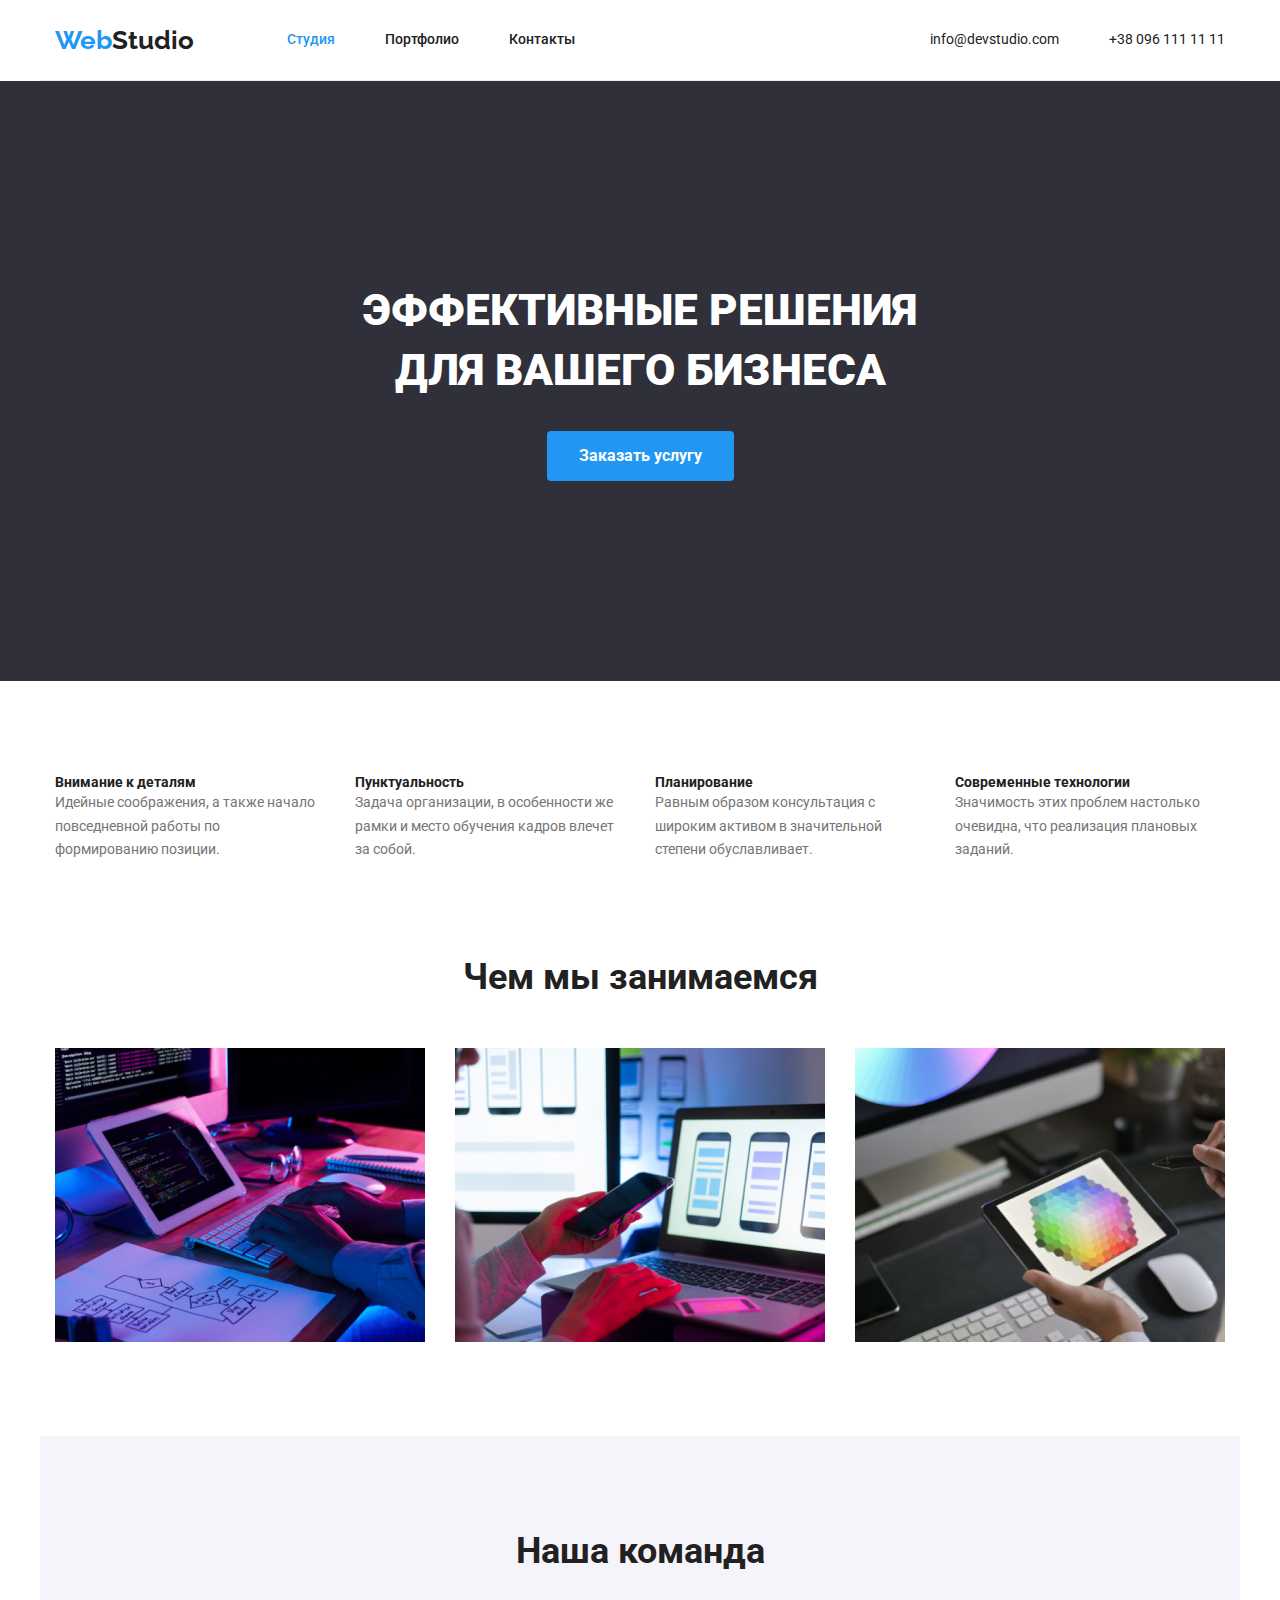
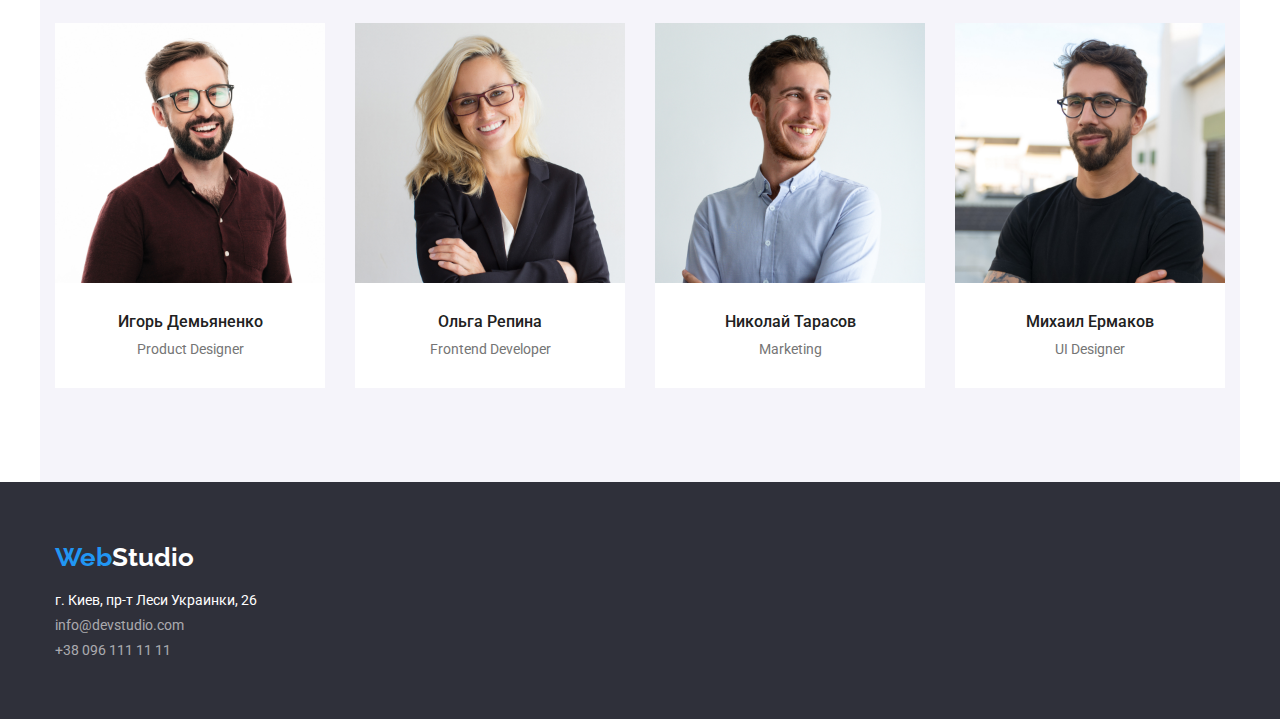
<file: index.html>
<!DOCTYPE html>
<html lang="en">
<head>
    <meta charset="UTF-8">
    <meta http-equiv="X-UA-Compatible" content="IE=edge">
    <meta name="viewport" content="width=device-width, initial-scale=1.0">
    <meta name="description" content="Web Studio">
    <link rel="preconnect" href="https://fonts.googleapis.com">
    <link rel="preconnect" href="https://fonts.gstatic.com" crossorigin>
    <link href="https://fonts.googleapis.com/css2?family=Raleway:wght@700&family=Roboto:wght@400;500;700;900&display=swap" rel="stylesheet">
    <link href="https://cdnjs.cloudflare.com/ajax/libs/modern-normalize/0.6.0/modern-normalize.min.css" rel="stylesheet"/>
    <link rel="stylesheet" href="./css/styles.css">
    <title>Web Studio | Эффективные решения для вашего бизнеса</title>
</head>
<body>
    <header>
        <nav class="container main-nav">
            <a href="./" class="logo"><span class="accent">Web</span>Studio</a>        
            <ul class="site-nav list">
                <li class="item"><a href="index.html" class="link current">Студия</a></li>
                <li class="item"><a href="portfolio.html" class="link">Портфолио</a></li>
                <li class="item"><a href="" class="link">Контакты</a></li>
            </ul>
            <ul class="contacts list">
                <li class="item"><a href="mailto:info@devstudio.com" class="link">info@devstudio.com</a></li>
                <li class="item"><a href="tel:+380961111111" class="link">+38 096 111 11 11</a></li>
            </ul>
        </nav>
    </header>
    <main>
        <section class="hero">
            <h1 class="hero-title">Эффективные решения<br>для вашего бизнеса</h1>
            <button type="button">Заказать услугу</button>
        </section>
        <section class="section container">
                <ul class="list featurelist">
                    <li class="item">
                        <h3 class="section-card-title">Внимание к деталям</h3>
                        <p>Идейные соображения, а также начало повседневной работы по формированию позиции.</p>
                    </li>
                    <li class="item">
                        <h3 class="section-card-title">Пунктуальность</h3>
                        <p>Задача организации, в особенности же рамки и место обучения кадров влечет за собой.</p>
                    </li>
                    <li class="item">
                        <h3 class="section-card-title">Планирование</h3>
                        <p>Равным образом консультация с широким активом в значительной степени обуславливает.</p>
                    </li>
                    <li class="item">
                        <h3 class="section-card-title">Современные технологии</h3>
                        <p>Значимость этих проблем настолько очевидна, что реализация плановых заданий.</p>
                    </li>
                </ul>
                <h2 class="section-title">Чем мы занимаемся</h2>
                <ul class = "list servicelist">
                    <li class="item"><img src="./images/service1.jpg" alt="Service1" width="370"></li>
                    <li class="item"><img src="./images/service2.jpg" alt="Service2" width="370"></li>
                    <li class="item"><img src="./images/service3.jpg" alt="Service3" width="370"></li>
                </ul>
        </section>
        <section class="section container teamcontainer">
                <h2 class="section-title">Наша команда</h2>
                <ul class="list team">
                    <li class="item">
                        <img src="./images/demyanenko.jpg" alt="Игорь Демьяненко" width="270">
                        <h3 class="section-card-title">Игорь Демьяненко</h3>
                        <p>Product Designer</p>
                    </li>
                    <li class="item">
                        <img src="./images/repina.jpg" alt="Ольга Репина" width="270">
                        <h3 class="section-card-title">Ольга Репина</h3>
                        <p>Frontend Developer</p>
                    </li>
                    <li class="item">
                        <img src="./images/tarasov.jpg" alt="Николай Тарасов" width="270">
                        <h3 class="section-card-title">Николай Тарасов</h3>
                        <p>Marketing</p>
                    </li>
                    <li class="item">
                        <img src="./images/yermakov.jpg" alt="Михаил Ермаков" width="270">
                        <h3 class="section-card-title">Михаил Ермаков</h3>
                        <p>UI Designer</p>
                    </li>
                </ul>
        </section>
    </main>
    <footer class="footer">
        <div class="container">
            <a href="./" class="logo"><span class="accent">Web</span>Studio</a>
            <address class="address">
                <ul class="list">
                    <li>г. Киев, пр-т Леси Украинки, 26</li>
                    <li><a href="mailto:info@devstudio.com" class="contacts">info@devstudio.com</a></li>
                    <li><a href="tel:+380961111111" class="contacts">+38 096 111 11 11</a></li>
                </ul>
            </address>
        </div>
    </footer>
</body>
</html>
</file>
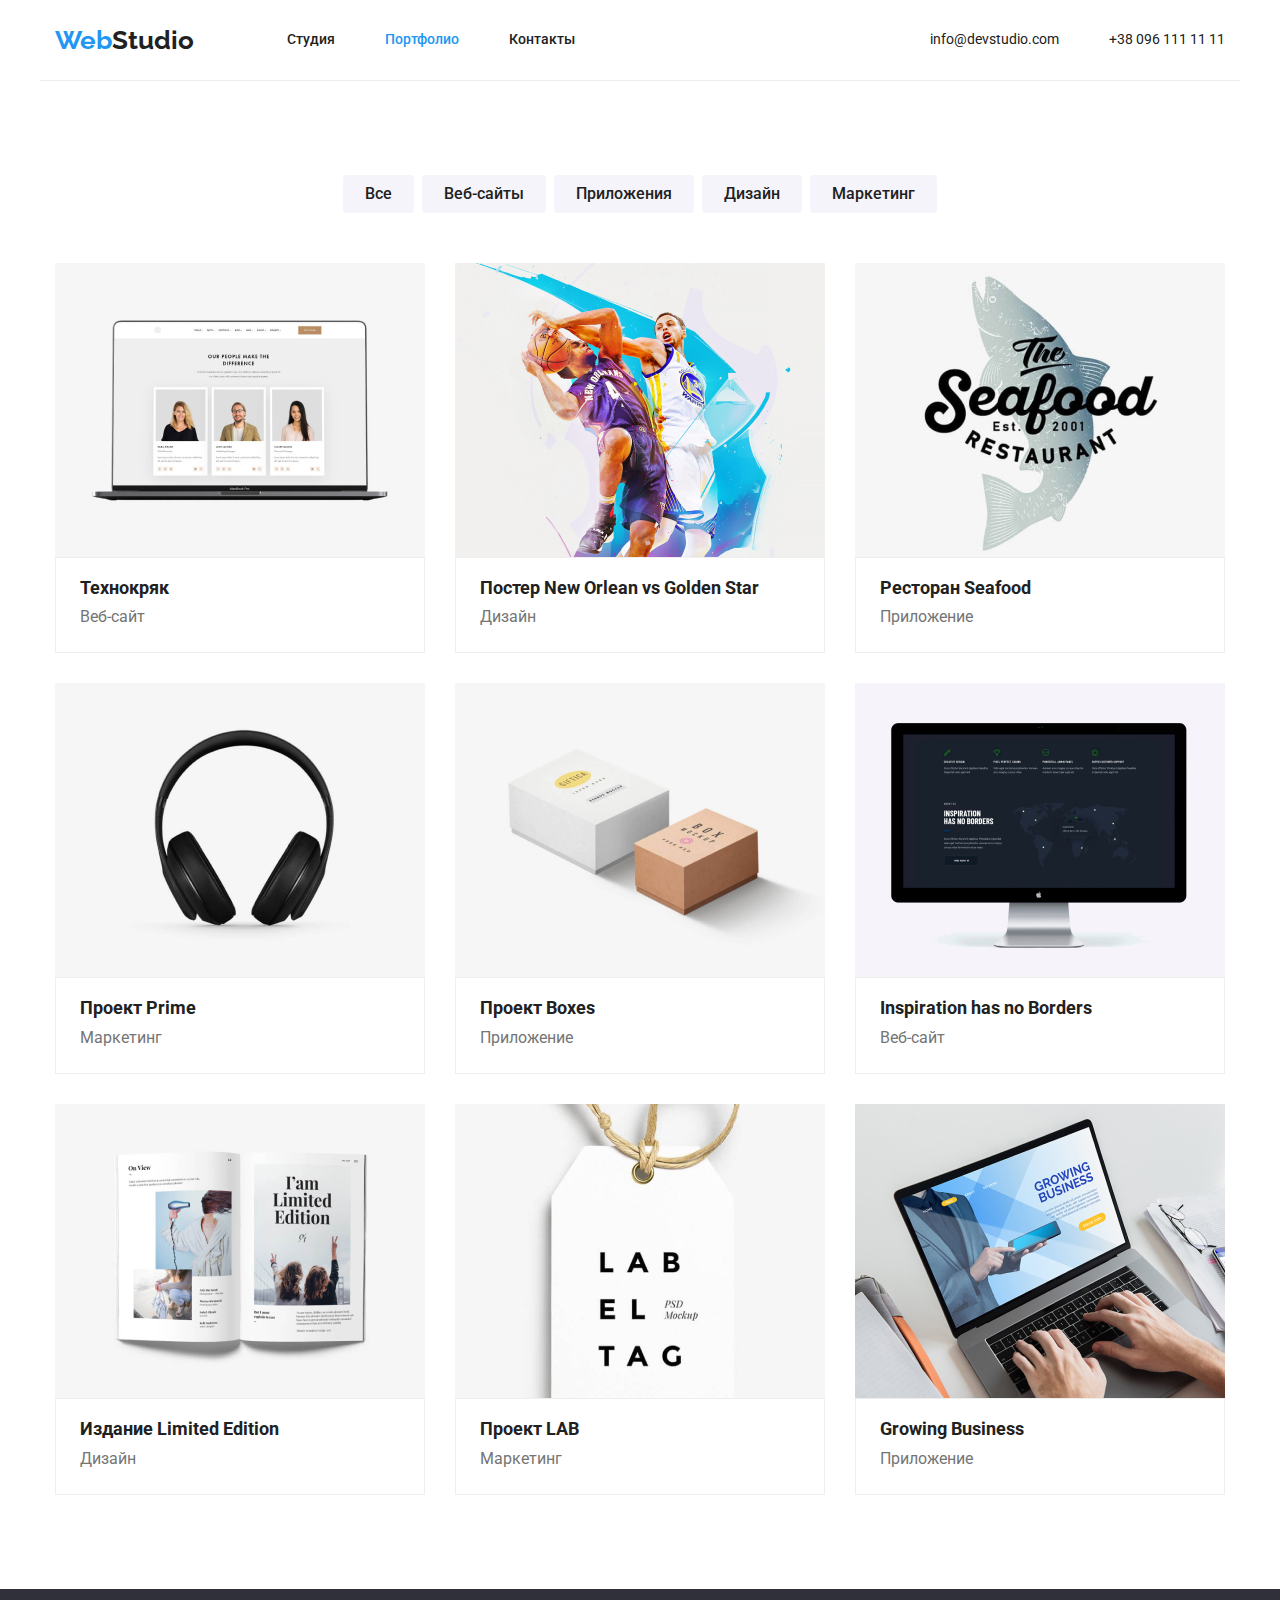
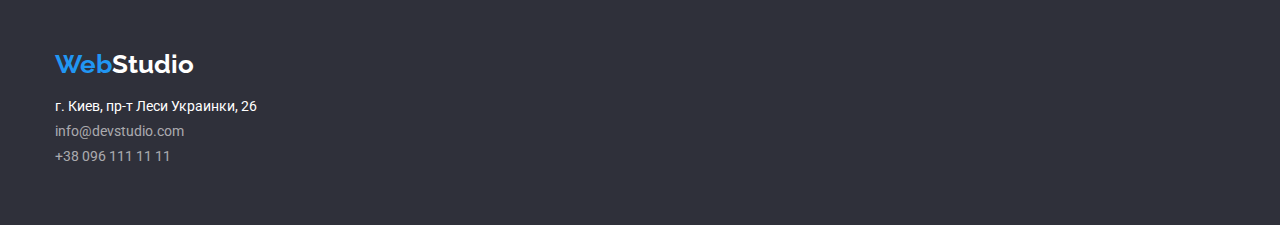
<file: portfolio.html>
<!DOCTYPE html>
<html lang="en">
<head>
    <meta charset="UTF-8">
    <meta http-equiv="X-UA-Compatible" content="IE=edge">
    <meta name="viewport" content="width=device-width, initial-scale=1.0">
    <meta name="description" content="Web Studio Portfolio">
    <link rel="preconnect" href="https://fonts.googleapis.com">
    <link rel="preconnect" href="https://fonts.gstatic.com" crossorigin>
    <link href="https://fonts.googleapis.com/css2?family=Raleway:wght@700&family=Roboto:wght@400;500;700;900&display=swap" rel="stylesheet">
    <link href="https://cdnjs.cloudflare.com/ajax/libs/modern-normalize/0.6.0/modern-normalize.min.css" rel="stylesheet"/>
    <link rel="stylesheet" href="./css/styles.css">
    <title>Портфолио | Web Studio | Эффективные решения для вашего бизнеса</title>
   </head>
<body>
    <header>
        <nav class="container main-nav">
            <a href="./" class="logo"><span class="accent">Web</span>Studio</a>        
            <ul class="site-nav list">
                <li class="item"><a href="index.html" class="link">Студия</a></li>
                <li class="item"><a href="portfolio.html" class="link current">Портфолио</a></li>
                <li class="item"><a href="" class="link">Контакты</a></li>
            </ul>
            <ul class="contacts list">
                <li class="item"><a href="mailto:info@devstudio.com"class="link">info@devstudio.com</a></li>
                <li class="item"><a href="tel:+380961111111" class="link">+38 096 111 11 11</a></li>
            </ul>
        </nav>
    </header>
    <main>
        <section class="section container">
            <div>
                <ul class="list portfolio-filter">
                    <li>
                        <button type="button">Все</button>
                    </li>
                    <li>
                        <button type="button">Веб-сайты</button>
                    </li>
                    <li>
                        <button type="button">Приложения</button>
                    </li>
                    <li>
                        <button type="button">Дизайн</button>
                    </li>
                    <li>
                        <button type="button">Маркетинг</button>
                    </li>
                </ul>
            </div>
                <ul class="list portfolio">
                    <li class="item">
                        <img src="./images/technokryak.jpg" alt="Технокряк" width="370">
                        <div class="portfoliotext">
                        <h2 class="section-card-title">Технокряк</h2>
                        <p>Веб-сайт</p>
                    </div>
                    </li>
                    <li class="item">
                        <img src="./images/posterNOGY.jpg" alt="Постер New Orlean vs Golden Star" width="370">
                        <div class="portfoliotext">
                        <h2 class="section-card-title">Постер New Orlean vs Golden Star</h2>
                        <p>Дизайн</p>
                    </div>
                    </li>
                    <li class="item">
                        <img src="./images/seafood.jpg" alt="Ресторан Seafood" width="370">
                        <div class="portfoliotext">
                        <h2 class="section-card-title">Ресторан Seafood</h2>
                        <p>Приложение</p>
                    </div>
                    </li>
                    <li class="item">
                        <img src="./images/projectprime.jpg" alt="Проект Prime" width="370">
                        <div class="portfoliotext">
                        <h2 class="section-card-title">Проект Prime</h2>
                        <p>Маркетинг</p>
                    </div>
                    </li>
                    <li class="item">
                        <img src="./images/projectboxes.jpg" alt="Проект Boxes" width="370">
                        <div class="portfoliotext">
                        <h2 class="section-card-title">Проект Boxes</h2>
                        <p>Приложение</p>
                    </div>
                    </li>
                    <li class="item">
                        <img src="./images/inspiration.jpg" alt="Inspiration has no Borders" width="370">
                        <div class="portfoliotext">
                        <h2 class="section-card-title">Inspiration has no Borders</h2>
                        <p>Веб-сайт</p>
                    </div>
                    </li>
                    <li class="item">
                        <img src="./images/limitededition.jpg" alt="Издание Limited Edition" width="370">
                        <div class="portfoliotext">
                        <h2 class="section-card-title">Издание Limited Edition</h2>
                        <p>Дизайн</p>
                    </div>
                    </li>
                    <li class="item">
                        <img src="./images/projectlab.jpg" alt="Проект LAB" width="370">
                        <div class="portfoliotext">
                        <h2 class="section-card-title">Проект LAB</h2>
                        <p>Маркетинг</p>
                    </div>
                    <li class="item">
                        <img src="./images/growingbusiness.jpg" alt="Growing Business" width="370">
                        <div class="portfoliotext">
                        <h2 class="section-card-title">Growing Business</h2>
                        <p>Приложение</p>
                        </div>
                    </li>
                </ul>
        </section>
    </main>
    <footer class="footer">
        <div class="container">
            <a href="./" class="logo"><span class="accent">Web</span>Studio</a>
            <address class="address">
                <ul class="list">
                    <li>г. Киев, пр-т Леси Украинки, 26</li>
                    <li><a href="mailto:info@devstudio.com" class="contacts">info@devstudio.com</a></li>
                    <li><a href="tel:+380961111111" class="contacts">+38 096 111 11 11</a></li>
                </ul>
            </address>
        </div>
    </footer>
</body>
</html>
</file>
<file: css/styles.css>
:root {
  --primary-text-color: #757575;
  --secondary-text-color: #212121;
  --title-text-color: #ffffff;
  --accent-color: #2196f3;
  --primary-background-color: #ffffff;
  --secondary-background-color: #2F303A;
  --primary-button-color: #F5F4FA;
}
  
body {
  background-color: var(--primary-background-color);
  color: var(--primary-text-color);
  font-family: Roboto, sans-serif;
  font-size: 14px;
  line-height: 1.71;
}

/* Major */

*,
*::before,
*::after {
  box-sizing: border-box;
}

.list {
  list-style: none;
}

img {
  vertical-align: middle;
}

.container {
  margin-left: auto;
  margin-right: auto;
  width: 1200px;
  padding-left: 15px;
  padding-right: 15px;
  /* outline: 1px solid tomato; */
}

h1,
h2,
h3,
h4,
h5,
h6,
p,
ul {
  margin: 0;
  padding: 0;
}

/* Logo */

.logo {
  color: var(--secondary-text-color);
  font-family: Raleway, sans-serif;

  font-size: 26px;
  font-weight: 700;
  line-height: 1.19;
  text-decoration: none;
}

.accent{
  color: var(--accent-color);  
}

header a {
  text-decoration: none;
  color: var(--secondary-text-color);
}
  
/* Site nav */

.main-nav {
  display: flex;
  align-items: center;
  border-bottom: 1px solid #ECECEC;
}

.site-nav {
  display:flex;
  margin-left: 93px;
  padding-top: 32px;
  padding-bottom: 32px;
}

.site-nav .link{
  color: var(--secondary-text-color);

  font-size: 14px;
  font-weight: 500;
  line-height: 1.14;
  text-decoration: none;

  display: block;
}

.site-nav .item:not(:last-child) {
  margin-right: 50px;
}

.site-nav .current{
  color: var(--accent-color);
}

.site-nav .link:hover,
.site-nav .link:focus,
header .contacts .link:hover,
header .contacts .link:focus {
  color: var(--accent-color);
}

.contacts {
  display: flex;
  margin-left: auto;
}

.contacts .item:not(:last-child) {
  margin-right: 50px;
}

/* Section */

.section {
  padding-bottom: 94px;
  padding-top: 94px;
}

.section-title {
  color: var(--secondary-text-color);

  font-weight: 700;
  font-size: 36px;
  line-height: 1.17;

  margin-bottom: 50px;

  text-align: center
}

.section-card-title {
  color: var(--secondary-text-color);

  font-weight: 700;
  font-size: 14px;
  line-height: 1.14;
}

/* Footer */

.footer {
  background-color: var(--secondary-background-color);
  font-size: 14px;
  line-height: 1.14;
  color: var(--primary-background-color);

  padding-top: 60px;
  padding-bottom: 60px;
}

.footer .logo {
  color: var(--title-text-color);
}

.address{
  font-style: normal;
  padding-top: 20px;
}

footer .contacts{
  text-decoration: none;
  color: rgba(255,255,255,0.6);
  padding-top: 9px;
}

footer .contacts:hover,
footer .contacts:focus {
color: var(--accent-color);
}
  
/*
*************************************************
Studio page 
*************************************************
*/

/* Hero */

.hero {
  background-color: var(--secondary-background-color);
  padding-top: 200px;
  padding-bottom: 200px;
}

.hero-title {
  color: var(--title-text-color);
  font-weight: 900;
  font-size: 44px;
  line-height: 1.36;
  text-align: center;
  text-transform: uppercase;
}
  
.hero button {
  color: var(--title-text-color);
  background-color: var(--accent-color);

  font-weight: 700;
  font-size: 16px;
  line-height: 1.875;
  text-decoration: none;

  cursor:pointer;

  display: block;

  text-align: center;
  border: 0;
  border-radius: 4px;
  padding: 10px 32px;
  margin-top: 30px;
  margin-left: auto;
  margin-right: auto;
}

.featurelist{
  display: flex;
  margin-bottom: 94px;
}

.featurelist .item {
  width: 270px;
  /* outline: 1px solid tomato; */
}

.featurelist .item:not(:last-child) {
  margin-right: 30px;
}

.servicelist{
  display: flex;
}

.servicelist .item {
  width: 370px;
}

.team{
  display: flex;
  text-align: center;
}

.teamcontainer{
  background-color: #F5F4FA;
}

.team .item {
  width: 270px;
  padding-bottom: 30px;
  background-color: #ffffff;
  /* outline: 1px dashed tomato; */
}

.team .section-card-title{
  margin-top: 30px;
  margin-bottom: 10px;
  font-size: 16px;
  line-height: 1.172;
  font-weight: 500;
}

.team p{
  margin-top: 10px;
  font-size: 14px;
  line-height: 1.172;
  color: var(--links);
}

.featurelist .item:not(:last-child),
.servicelist .item:not(:last-child),
.team .item:not(:last-child) {
  margin-right: 30px;
}

/*
*************************************************
Portfolio page 
*************************************************
*/

.portfolio-filter{
  display: flex;
  justify-content: center;
}

.portfolio-filter li:not(:last-child) {
  margin-right: 8px;
}

.portfolio-filter button {
  color: var(--secondary-text-color);
  background-color: var(--primary-button-color);

  font-weight: 500;
  font-size: 16px;
  line-height: 1.625;
  text-decoration: none;

  cursor:pointer;

  display: block;

  text-align: center;
  border: 0;
  border-radius: 4px;
  padding: 6px 22px;
  margin-bottom: 50px;
  margin-left: auto;
  margin-right: auto;
}

.portfolio-filter button:hover,
.portfolio-filter button:focus,
.portfolio-filter button:active {
  color: var(--title-text-color);
  background-color: var(--accent-color);
}

.portfolio{
  display: flex;
  flex-wrap: wrap;
  margin-bottom: -30px;

}

.portfolio .item {
  margin-bottom: 30px;
  /* outline: 1px dashed tomato; */
}

.portfolio .section-card-title{ 
  font-size: 18px;
  font-weight: 700;
  margin-bottom: 4px;
}

.portfoliotext p{
  font-size: 16px;
  line-height: 1.875;
}

.portfolio .item:not(:nth-child(3n)) {
  margin-right: 30px;
}

.portfoliotext {
border: 1px solid #EEEEEE;
padding: 20px 24px;
}
</file>
